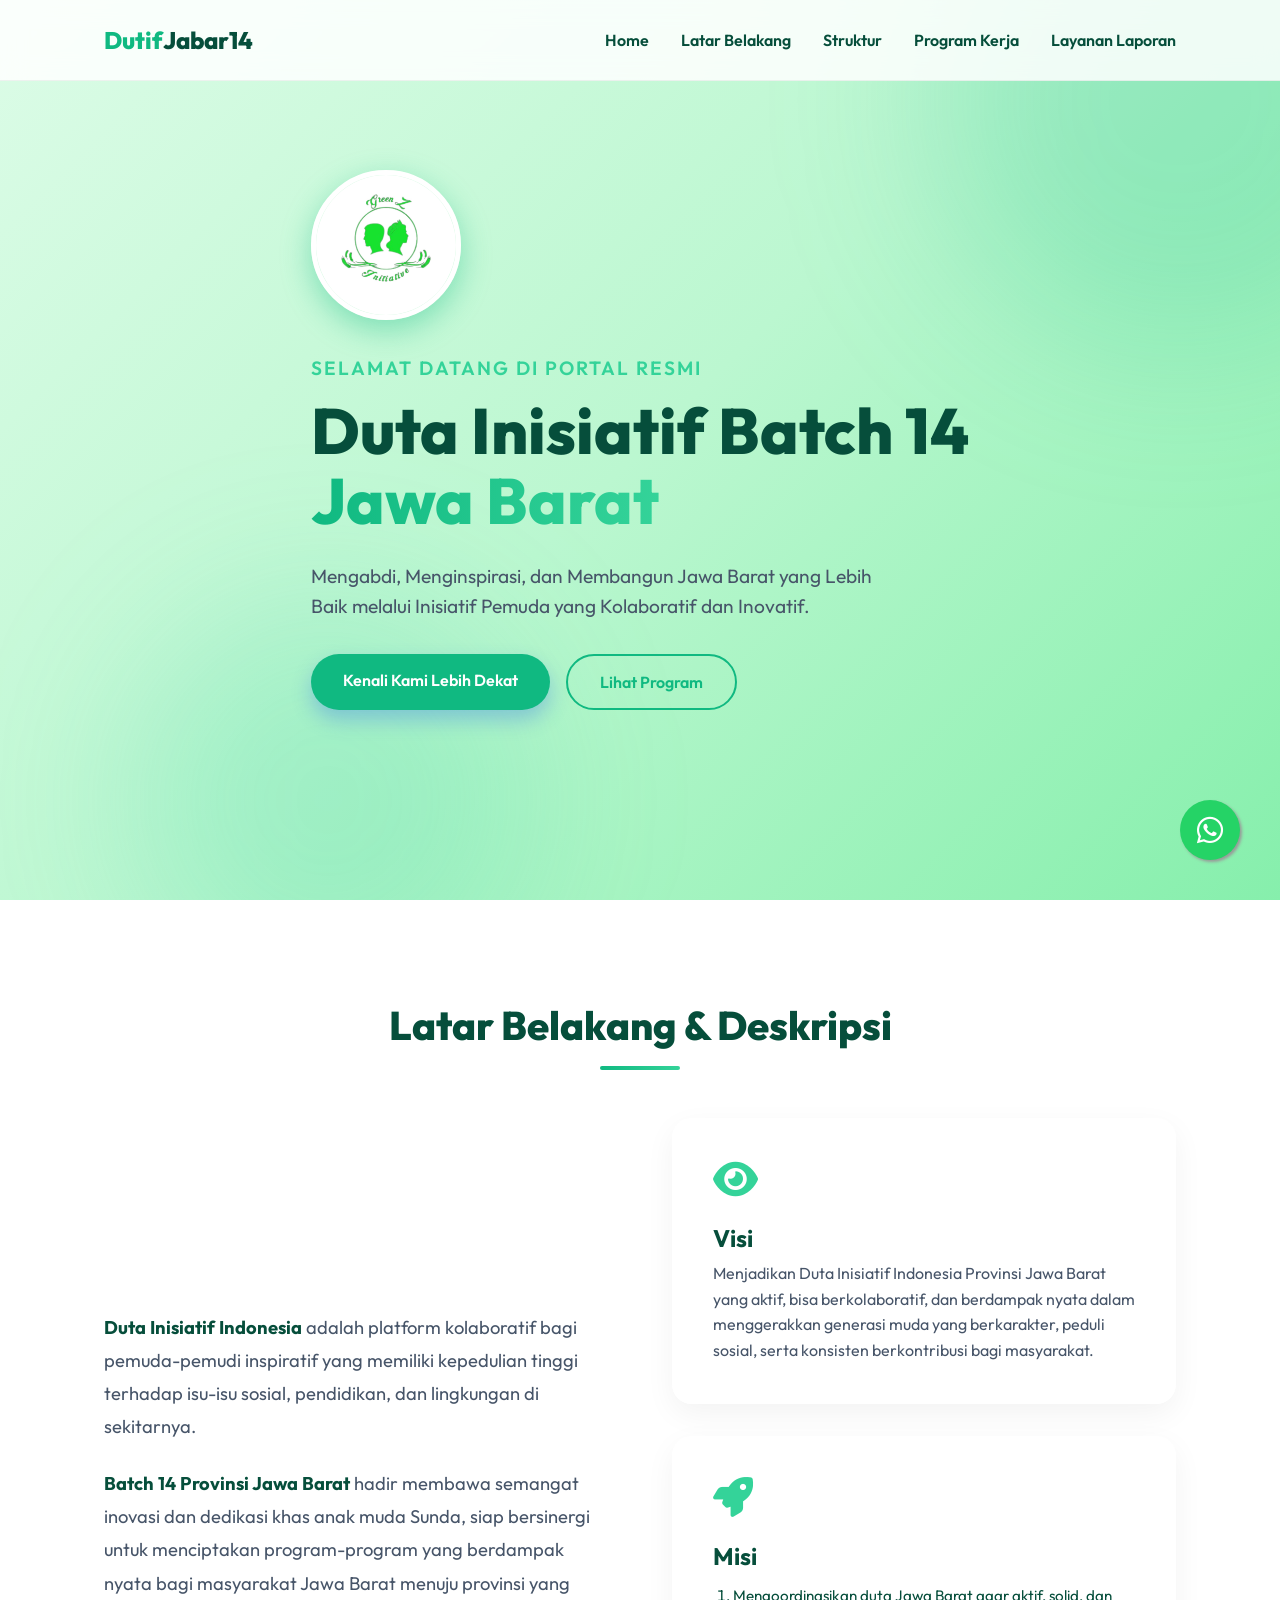
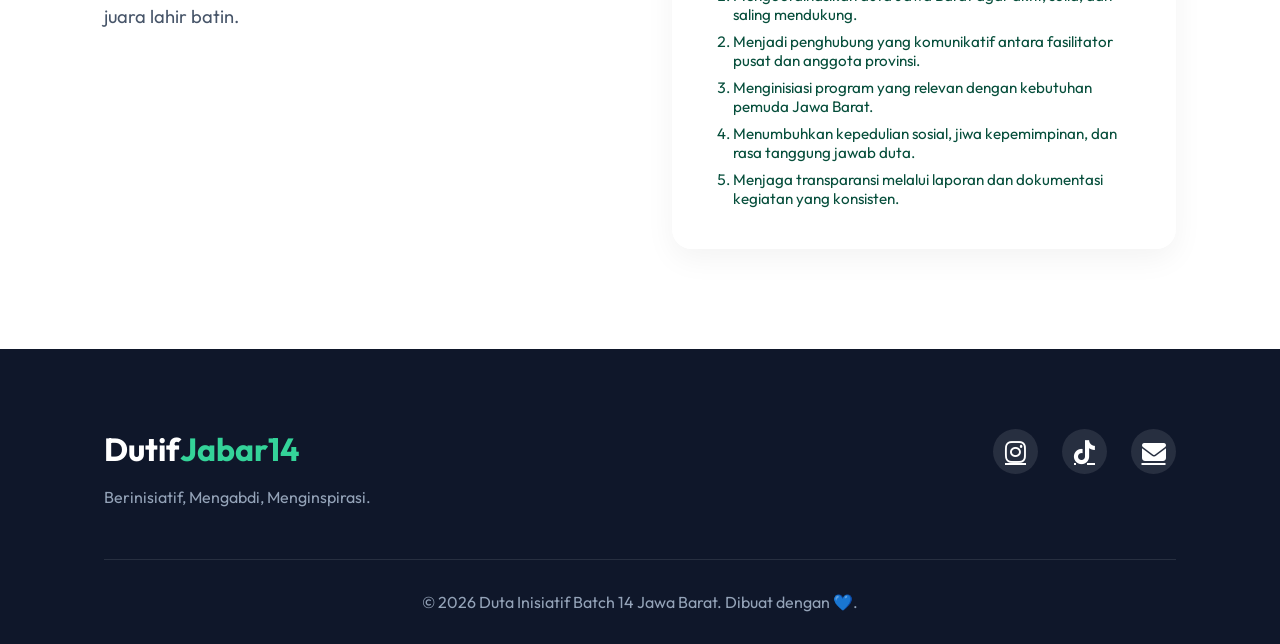
<file: y/index.html>
<!DOCTYPE html>
<html lang="id">
<head>
    <!-- Google tag (gtag.js) -->
<script async src="https://www.googletagmanager.com/gtag/js?id=G-MYB7R361FM"></script>
<script>
  window.dataLayer = window.dataLayer || [];
  function gtag(){dataLayer.push(arguments);}
  gtag('js', new Date());
  gtag('config', 'G-MYB7R361FM');
</script>

    <meta charset="UTF-8">
    <meta name="viewport" content="width=device-width, initial-scale=1.0">
    <title>Duta Inisiatif Jabar Batch 14</title>
    <meta name="description" content="Website resmi Duta Inisiatif Batch 14 Provinsi Jawa Barat.">
    <!-- Google Fonts: Outfit -->
    <link rel="preconnect" href="https://fonts.googleapis.com">
    <link rel="preconnect" href="https://fonts.gstatic.com" crossorigin>
    <link href="https://fonts.googleapis.com/css2?family=Outfit:wght@300;400;600;800&display=swap" rel="stylesheet">
    <!-- FontAwesome -->
    <link rel="stylesheet" href="https://cdnjs.cloudflare.com/ajax/libs/font-awesome/6.4.0/css/all.min.css">
    <link rel="stylesheet" href="style.css">
</head>

<body>
    <!-- Navigation -->
    <nav class="navbar">
        <div class="container nav-container">
            <a href="#" class="logo">Dutif<span>Jabar14</span></a>
            <ul class="nav-links">
                <li><a href="index.html">Home</a></li>
                <li><a href="index.html#latar-belakang">Latar Belakang</a></li>
                <li><a href="struktur.html">Struktur</a></li>
                <li><a href="program.html">Program Kerja</a></li>
                <li><a href="saran.html">Layanan Laporan</a></li>
            </ul>
            <div class="hamburger">
                <i class="fas fa-bars"></i>
            </div>
        </div>
    </nav>

    <!-- Hero Section -->
    <section id="home" class="hero section-spacing">
        <div class="container relative-z">
            <div class="hero-content fade-in">
                <div class="hero-logo-container">
                    <!-- Placeholder logo: Change src with the actual Duta Inisiatif Indonesia logo -->
                    <img src="logo duta inisitaif indonesia.jpeg" alt="Logo Duta Inisiatif Indonesia" class="hero-main-logo">
                </div>
                <p class="subtitle">Selamat Datang di Portal Resmi</p>
                <h1>Duta Inisiatif Batch 14 <br><span class="highlight">Jawa Barat</span></h1>
                <p class="description">Mengabdi, Menginspirasi, dan Membangun Jawa Barat yang Lebih Baik melalui Inisiatif Pemuda yang Kolaboratif dan Inovatif.</p>
                <div class="hero-buttons">
                    <a href="#latar-belakang" class="btn btn-primary">Kenali Kami Lebih Dekat</a>
                    <a href="program.html" class="btn btn-outline">Lihat Program</a>
                </div>
            </div>
        </div>
        <!-- Decorative Shapes -->
        <div class="shape shape-1"></div>
        <div class="shape shape-2"></div>
        <div class="shape shape-3"></div>
    </section>

    <!-- Latar Belakang & Deskripsi Section -->
    <section id="latar-belakang" class="about section-spacing has-bg">
        <div class="container scroll-element">
            <div class="section-header">
                <h2>Latar Belakang & Deskripsi</h2>
                <div class="divider"></div>
            </div>
            <div class="about-grid">
                <div class="about-text">
                    <p><strong>Duta Inisiatif Indonesia</strong> adalah platform kolaboratif bagi pemuda-pemudi inspiratif yang memiliki kepedulian tinggi terhadap isu-isu sosial, pendidikan, dan lingkungan di sekitarnya.</p>
                    <p><strong>Batch 14 Provinsi Jawa Barat</strong> hadir membawa semangat inovasi dan dedikasi khas anak muda Sunda, siap bersinergi untuk menciptakan program-program yang berdampak nyata bagi masyarakat Jawa Barat menuju provinsi yang juara lahir batin.</p>
                </div>
                <div class="about-cards">
                    <div class="card glass">
                        <i class="fas fa-eye icon"></i>
                        <h3>Visi</h3>
                        <p>Menjadikan Duta Inisiatif Indonesia Provinsi Jawa Barat yang aktif, bisa berkolaboratif, dan berdampak nyata dalam menggerakkan generasi muda yang berkarakter, peduli sosial, serta konsisten berkontribusi bagi masyarakat.</p>
                    </div>
                    <div class="card glass">
                        <i class="fas fa-rocket icon"></i>
                        <h3>Misi</h3>
                        <ol style="text-align: left; padding-left: 20px; margin-top: 15px; font-size: 0.95rem;">
                            <li style="margin-bottom: 8px;">Mengoordinasikan duta Jawa Barat agar aktif, solid, dan saling mendukung.</li>
                            <li style="margin-bottom: 8px;">Menjadi penghubung yang komunikatif antara fasilitator pusat dan anggota provinsi.</li>
                            <li style="margin-bottom: 8px;">Menginisiasi program yang relevan dengan kebutuhan pemuda Jawa Barat.</li>
                            <li style="margin-bottom: 8px;">Menumbuhkan kepedulian sosial, jiwa kepemimpinan, dan rasa tanggung jawab duta.</li>
                            <li>Menjaga transparansi melalui laporan dan dokumentasi kegiatan yang konsisten.</li>
                        </ol>
                    </div>
                </div>
            </div>
        </div>
    </section>

    <!-- Footer -->
    <footer class="footer">
        <div class="container">
            <div class="footer-content">
                <div class="footer-brand">
                    <h2>Dutif<span>Jabar14</span></h2>
                    <p>Berinisiatif, Mengabdi, Menginspirasi.</p>
                </div>
                <div class="footer-socials">
                    <a href="https://www.instagram.com/dutainisiatif.jabar?utm_source=ig_web_button_share_sheet&igsh=ZDNlZDc0MzIxNw==" target="_blank"><i class="fab fa-instagram"></i></a>
                    <a href="https://www.tiktok.com/@haise1772?_r=1&_t=ZS-95TIzIZMtVq" target="_blank"><i class="fab fa-tiktok"></i></a>
                    <a href="mailto:dutainisiatifjabar14@gmail.com"><i class="fas fa-envelope"></i></a>
                </div>
            </div>
            <div class="footer-bottom">
                <p>&copy; 2026 Duta Inisiatif Batch 14 Jawa Barat. Dibuat dengan 💙.</p>
            </div>
        </div>
    </footer>
    <!-- WhatsApp Floating Button -->
    <a href="https://wa.me/message/7ATPD6WNHTDZF1" class="wa-float" target="_blank">
        <i class="fab fa-whatsapp"></i>
    </a>
    <script src="script.js"></script>
</body>
</html>
</file>
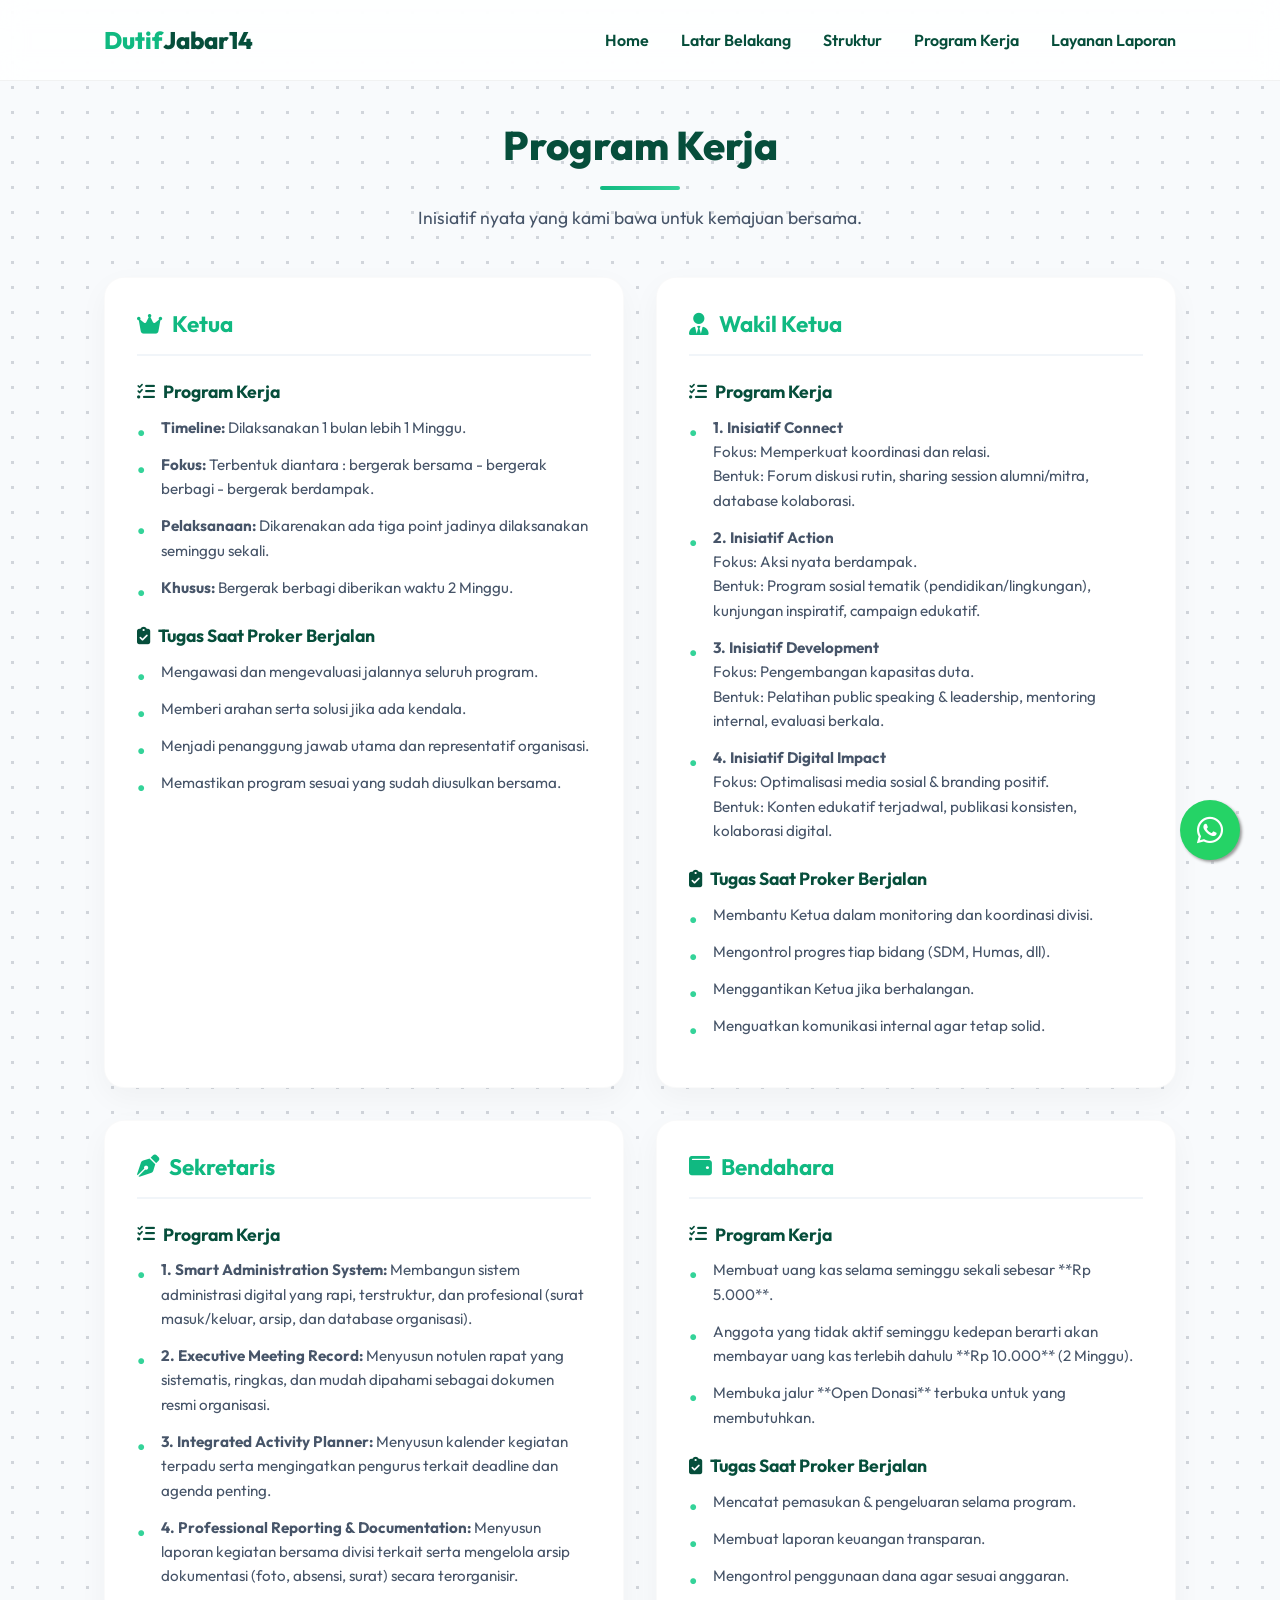
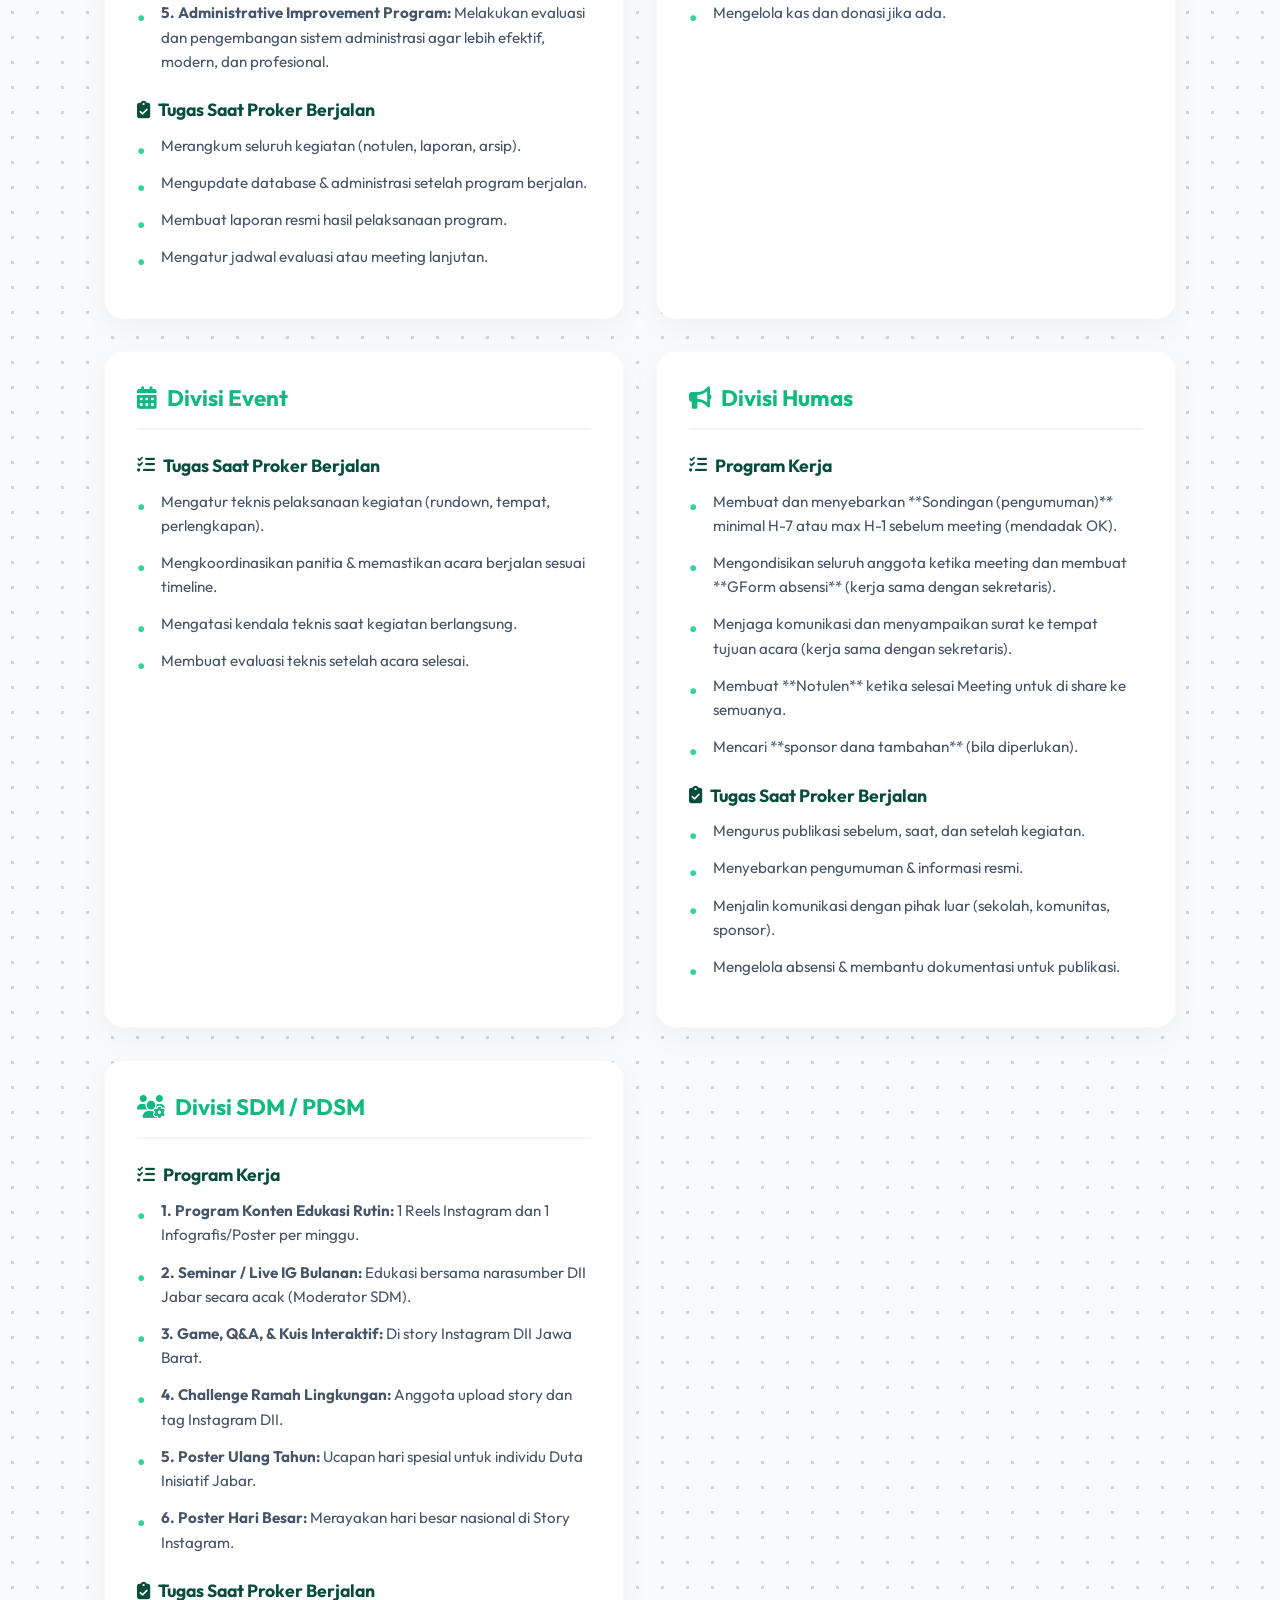
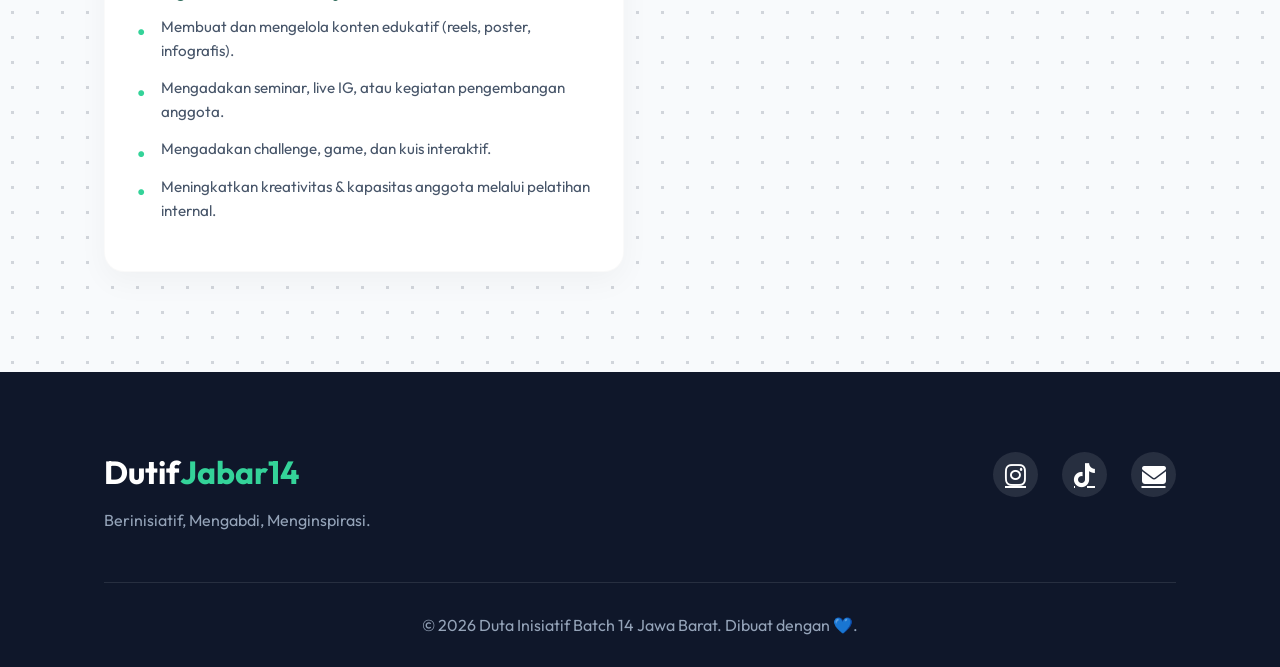
<file: y/program.html>
<!DOCTYPE html>
<html lang="id">
<head>
    <!-- Google tag (gtag.js) -->
<script async src="https://www.googletagmanager.com/gtag/js?id=G-MYB7R361FM"></script>
<script>
  window.dataLayer = window.dataLayer || [];
  function gtag(){dataLayer.push(arguments);}
  gtag('js', new Date());

  gtag('config', 'G-MYB7R361FM');
</script>
    <meta charset="UTF-8">
    <meta name="viewport" content="width=device-width, initial-scale=1.0">
    <title>Program Kerja - Duta Inisiatif Jabar</title>
    <meta name="description" content="Program Kerja Duta Inisiatif Batch 14 Provinsi Jawa Barat.">
    <!-- Google Fonts: Outfit -->
    <link rel="preconnect" href="https://fonts.googleapis.com">
    <link rel="preconnect" href="https://fonts.gstatic.com" crossorigin>
    <link href="https://fonts.googleapis.com/css2?family=Outfit:wght@300;400;600;800&display=swap" rel="stylesheet">
    <!-- FontAwesome -->
    <link rel="stylesheet" href="https://cdnjs.cloudflare.com/ajax/libs/font-awesome/6.4.0/css/all.min.css">
    <link rel="stylesheet" href="style.css">
    <link rel="stylesheet" href="program.css">
</head>
<body>
    <!-- Navigation -->
    <nav class="navbar">
        <div class="container nav-container">
            <a href="index.html" class="logo">Dutif<span>Jabar14</span></a>
            <ul class="nav-links">
                <li><a href="index.html">Home</a></li>
                <li><a href="index.html#latar-belakang">Latar Belakang</a></li>
                <li><a href="struktur.html">Struktur</a></li>
                <li><a href="program.html">Program Kerja</a></li>
                <li><a href="saran.html">Layanan Laporan</a></li>
            </ul>
            <div class="hamburger">
                <i class="fas fa-bars"></i>
            </div>
        </div>
    </nav>

    <!-- Program Kerja Section -->
    <section id="program" class="programs section-spacing has-pattern-bg" style="min-height: 100vh; padding-top: 120px;">
        <div class="container scroll-element">
            <div class="section-header">
                <h2>Program Kerja</h2>
                <div class="divider"></div>
                <p>Inisiatif nyata yang kami bawa untuk kemajuan bersama.</p>
            </div>
            <div class="program-grid detailed-programs">
                <!-- Ketua -->
                <div class="program-card detailed-card">
                    <div class="program-info">
                        <h3 class="role-title"><i class="fas fa-crown"></i> Ketua</h3>
                        <div class="program-content">
                            <h4><i class="fas fa-tasks"></i> Program Kerja</h4>
                            <ul class="task-list">
                                <li><strong>Timeline:</strong> Dilaksanakan 1 bulan lebih 1 Minggu.</li>
                                <li><strong>Fokus:</strong> Terbentuk diantara : bergerak bersama - bergerak berbagi - bergerak berdampak.</li>
                                <li><strong>Pelaksanaan:</strong> Dikarenakan ada tiga point jadinya dilaksanakan seminggu sekali.</li>
                                <li><strong>Khusus:</strong> Bergerak berbagi diberikan waktu 2 Minggu.</li>
                            </ul>
                            <h4><i class="fas fa-clipboard-check"></i> Tugas Saat Proker Berjalan</h4>
                            <ul class="task-list">
                                <li>Mengawasi dan mengevaluasi jalannya seluruh program.</li>
                                <li>Memberi arahan serta solusi jika ada kendala.</li>
                                <li>Menjadi penanggung jawab utama dan representatif organisasi.</li>
                                <li>Memastikan program sesuai yang sudah diusulkan bersama.</li>
                            </ul>
                        </div>
                    </div>
                </div>

                <!-- Wakil Ketua -->
                <div class="program-card detailed-card">
                    <div class="program-info">
                        <h3 class="role-title"><i class="fas fa-user-tie"></i> Wakil Ketua</h3>
                        <div class="program-content">
                            <h4><i class="fas fa-tasks"></i> Program Kerja</h4>
                            <ul class="task-list">
                                <li><strong>1. Inisiatif Connect</strong><br>Fokus: Memperkuat koordinasi dan relasi.<br>Bentuk: Forum diskusi rutin, sharing session alumni/mitra, database kolaborasi.</li>
                                <li><strong>2. Inisiatif Action</strong><br>Fokus: Aksi nyata berdampak.<br>Bentuk: Program sosial tematik (pendidikan/lingkungan), kunjungan inspiratif, campaign edukatif.</li>
                                <li><strong>3. Inisiatif Development</strong><br>Fokus: Pengembangan kapasitas duta.<br>Bentuk: Pelatihan public speaking & leadership, mentoring internal, evaluasi berkala.</li>
                                <li><strong>4. Inisiatif Digital Impact</strong><br>Fokus: Optimalisasi media sosial & branding positif.<br>Bentuk: Konten edukatif terjadwal, publikasi konsisten, kolaborasi digital.</li>
                            </ul>
                            <h4><i class="fas fa-clipboard-check"></i> Tugas Saat Proker Berjalan</h4>
                            <ul class="task-list">
                                <li>Membantu Ketua dalam monitoring dan koordinasi divisi.</li>
                                <li>Mengontrol progres tiap bidang (SDM, Humas, dll).</li>
                                <li>Menggantikan Ketua jika berhalangan.</li>
                                <li>Menguatkan komunikasi internal agar tetap solid.</li>
                            </ul>
                        </div>
                    </div>
                </div>

                <!-- Sekretaris -->
                <div class="program-card detailed-card">
                    <div class="program-info">
                        <h3 class="role-title"><i class="fas fa-pen-nib"></i> Sekretaris</h3>
                        <div class="program-content">
                            <h4><i class="fas fa-tasks"></i> Program Kerja</h4>
                            <ul class="task-list">
                                <li><strong>1. Smart Administration System:</strong> Membangun sistem administrasi digital yang rapi, terstruktur, dan profesional (surat masuk/keluar, arsip, dan database organisasi).</li>
                                <li><strong>2. Executive Meeting Record:</strong> Menyusun notulen rapat yang sistematis, ringkas, dan mudah dipahami sebagai dokumen resmi organisasi.</li>
                                <li><strong>3. Integrated Activity Planner:</strong> Menyusun kalender kegiatan terpadu serta mengingatkan pengurus terkait deadline dan agenda penting.</li>
                                <li><strong>4. Professional Reporting & Documentation:</strong> Menyusun laporan kegiatan bersama divisi terkait serta mengelola arsip dokumentasi (foto, absensi, surat) secara terorganisir.</li>
                                <li><strong>5. Administrative Improvement Program:</strong> Melakukan evaluasi dan pengembangan sistem administrasi agar lebih efektif, modern, dan profesional.</li>
                            </ul>
                            <h4><i class="fas fa-clipboard-check"></i> Tugas Saat Proker Berjalan</h4>
                            <ul class="task-list">
                                <li>Merangkum seluruh kegiatan (notulen, laporan, arsip).</li>
                                <li>Mengupdate database & administrasi setelah program berjalan.</li>
                                <li>Membuat laporan resmi hasil pelaksanaan program.</li>
                                <li>Mengatur jadwal evaluasi atau meeting lanjutan.</li>
                            </ul>
                        </div>
                    </div>
                </div>

                <!-- Bendahara -->
                <div class="program-card detailed-card">
                    <div class="program-info">
                        <h3 class="role-title"><i class="fas fa-wallet"></i> Bendahara</h3>
                        <div class="program-content">
                            <h4><i class="fas fa-tasks"></i> Program Kerja</h4>
                            <ul class="task-list">
                                <li>Membuat uang kas selama seminggu sekali sebesar **Rp 5.000**.</li>
                                <li>Anggota yang tidak aktif seminggu kedepan berarti akan membayar uang kas terlebih dahulu **Rp 10.000** (2 Minggu).</li>
                                <li>Membuka jalur **Open Donasi** terbuka untuk yang membutuhkan.</li>
                            </ul>
                            <h4><i class="fas fa-clipboard-check"></i> Tugas Saat Proker Berjalan</h4>
                            <ul class="task-list">
                                <li>Mencatat pemasukan & pengeluaran selama program.</li>
                                <li>Membuat laporan keuangan transparan.</li>
                                <li>Mengontrol penggunaan dana agar sesuai anggaran.</li>
                                <li>Mengelola kas dan donasi jika ada.</li>
                            </ul>
                        </div>
                    </div>
                </div>

                <!-- Event -->
                <div class="program-card detailed-card">
                    <div class="program-info">
                        <h3 class="role-title"><i class="fas fa-calendar-alt"></i> Divisi Event</h3>
                        <div class="program-content">
                            <h4><i class="fas fa-tasks"></i> Tugas Saat Proker Berjalan</h4>
                            <ul class="task-list">
                                <li>Mengatur teknis pelaksanaan kegiatan (rundown, tempat, perlengkapan).</li>
                                <li>Mengkoordinasikan panitia & memastikan acara berjalan sesuai timeline.</li>
                                <li>Mengatasi kendala teknis saat kegiatan berlangsung.</li>
                                <li>Membuat evaluasi teknis setelah acara selesai.</li>
                            </ul>
                        </div>
                    </div>
                </div>

                <!-- Humas -->
                <div class="program-card detailed-card">
                    <div class="program-info">
                        <h3 class="role-title"><i class="fas fa-bullhorn"></i> Divisi Humas</h3>
                        <div class="program-content">
                            <h4><i class="fas fa-tasks"></i> Program Kerja</h4>
                            <ul class="task-list">
                                <li>Membuat dan menyebarkan **Sondingan (pengumuman)** minimal H-7 atau max H-1 sebelum meeting (mendadak OK).</li>
                                <li>Mengondisikan seluruh anggota ketika meeting dan membuat **GForm absensi** (kerja sama dengan sekretaris).</li>
                                <li>Menjaga komunikasi dan menyampaikan surat ke tempat tujuan acara (kerja sama dengan sekretaris).</li>
                                <li>Membuat **Notulen** ketika selesai Meeting untuk di share ke semuanya.</li>
                                <li>Mencari **sponsor dana tambahan** (bila diperlukan).</li>
                            </ul>
                            <h4><i class="fas fa-clipboard-check"></i> Tugas Saat Proker Berjalan</h4>
                            <ul class="task-list">
                                <li>Mengurus publikasi sebelum, saat, dan setelah kegiatan.</li>
                                <li>Menyebarkan pengumuman & informasi resmi.</li>
                                <li>Menjalin komunikasi dengan pihak luar (sekolah, komunitas, sponsor).</li>
                                <li>Mengelola absensi & membantu dokumentasi untuk publikasi.</li>
                            </ul>
                        </div>
                    </div>
                </div>

                <!-- SDM -->
                <div class="program-card detailed-card">
                    <div class="program-info">
                        <h3 class="role-title"><i class="fas fa-users-cog"></i> Divisi SDM / PDSM</h3>
                        <div class="program-content">
                            <h4><i class="fas fa-tasks"></i> Program Kerja</h4>
                            <ul class="task-list">
                                <li><strong>1. Program Konten Edukasi Rutin:</strong> 1 Reels Instagram dan 1 Infografis/Poster per minggu.</li>
                                <li><strong>2. Seminar / Live IG Bulanan:</strong> Edukasi bersama narasumber DII Jabar secara acak (Moderator SDM).</li>
                                <li><strong>3. Game, Q&A, & Kuis Interaktif:</strong> Di story Instagram DII Jawa Barat.</li>
                                <li><strong>4. Challenge Ramah Lingkungan:</strong> Anggota upload story dan tag Instagram DII.</li>
                                <li><strong>5. Poster Ulang Tahun:</strong> Ucapan hari spesial untuk individu Duta Inisiatif Jabar.</li>
                                <li><strong>6. Poster Hari Besar:</strong> Merayakan hari besar nasional di Story Instagram.</li>
                            </ul>
                            <h4><i class="fas fa-clipboard-check"></i> Tugas Saat Proker Berjalan</h4>
                            <ul class="task-list">
                                <li>Membuat dan mengelola konten edukatif (reels, poster, infografis).</li>
                                <li>Mengadakan seminar, live IG, atau kegiatan pengembangan anggota.</li>
                                <li>Mengadakan challenge, game, dan kuis interaktif.</li>
                                <li>Meningkatkan kreativitas & kapasitas anggota melalui pelatihan internal.</li>
                            </ul>
                        </div>
                    </div>
                </div>
            </div>
        </div>
    </section>

    <!-- Footer -->
    <footer class="footer">
        <div class="container">
            <div class="footer-content">
                <div class="footer-brand">
                    <h2>Dutif<span>Jabar14</span></h2>
                    <p>Berinisiatif, Mengabdi, Menginspirasi.</p>
                </div>
                <div class="footer-socials">
                    <a href="https://www.instagram.com/dutainisiatif.jabar?utm_source=ig_web_button_share_sheet&igsh=ZDNlZDc0MzIxNw==" target="_blank"><i class="fab fa-instagram"></i></a>
                    <a href="https://www.tiktok.com/@haise1772?_r=1&_t=ZS-95TIzIZMtVq" target="_blank"><i class="fab fa-tiktok"></i></a>
                    <a href="mailto:dutainisiatifjabar14@gmail.com"><i class="fas fa-envelope"></i></a>
                </div>
            </div>
            <div class="footer-bottom">
                <p>&copy; 2026 Duta Inisiatif Batch 14 Jawa Barat. Dibuat dengan 💙.</p>
            </div>
        </div>
    </footer>
    <!-- WhatsApp Floating Button -->
    <a href="https://wa.me/message/7ATPD6WNHTDZF1" class="wa-float" target="_blank">
        <i class="fab fa-whatsapp"></i>
    </a>
    <script src="script.js"></script>
</body>
</html>
</file>
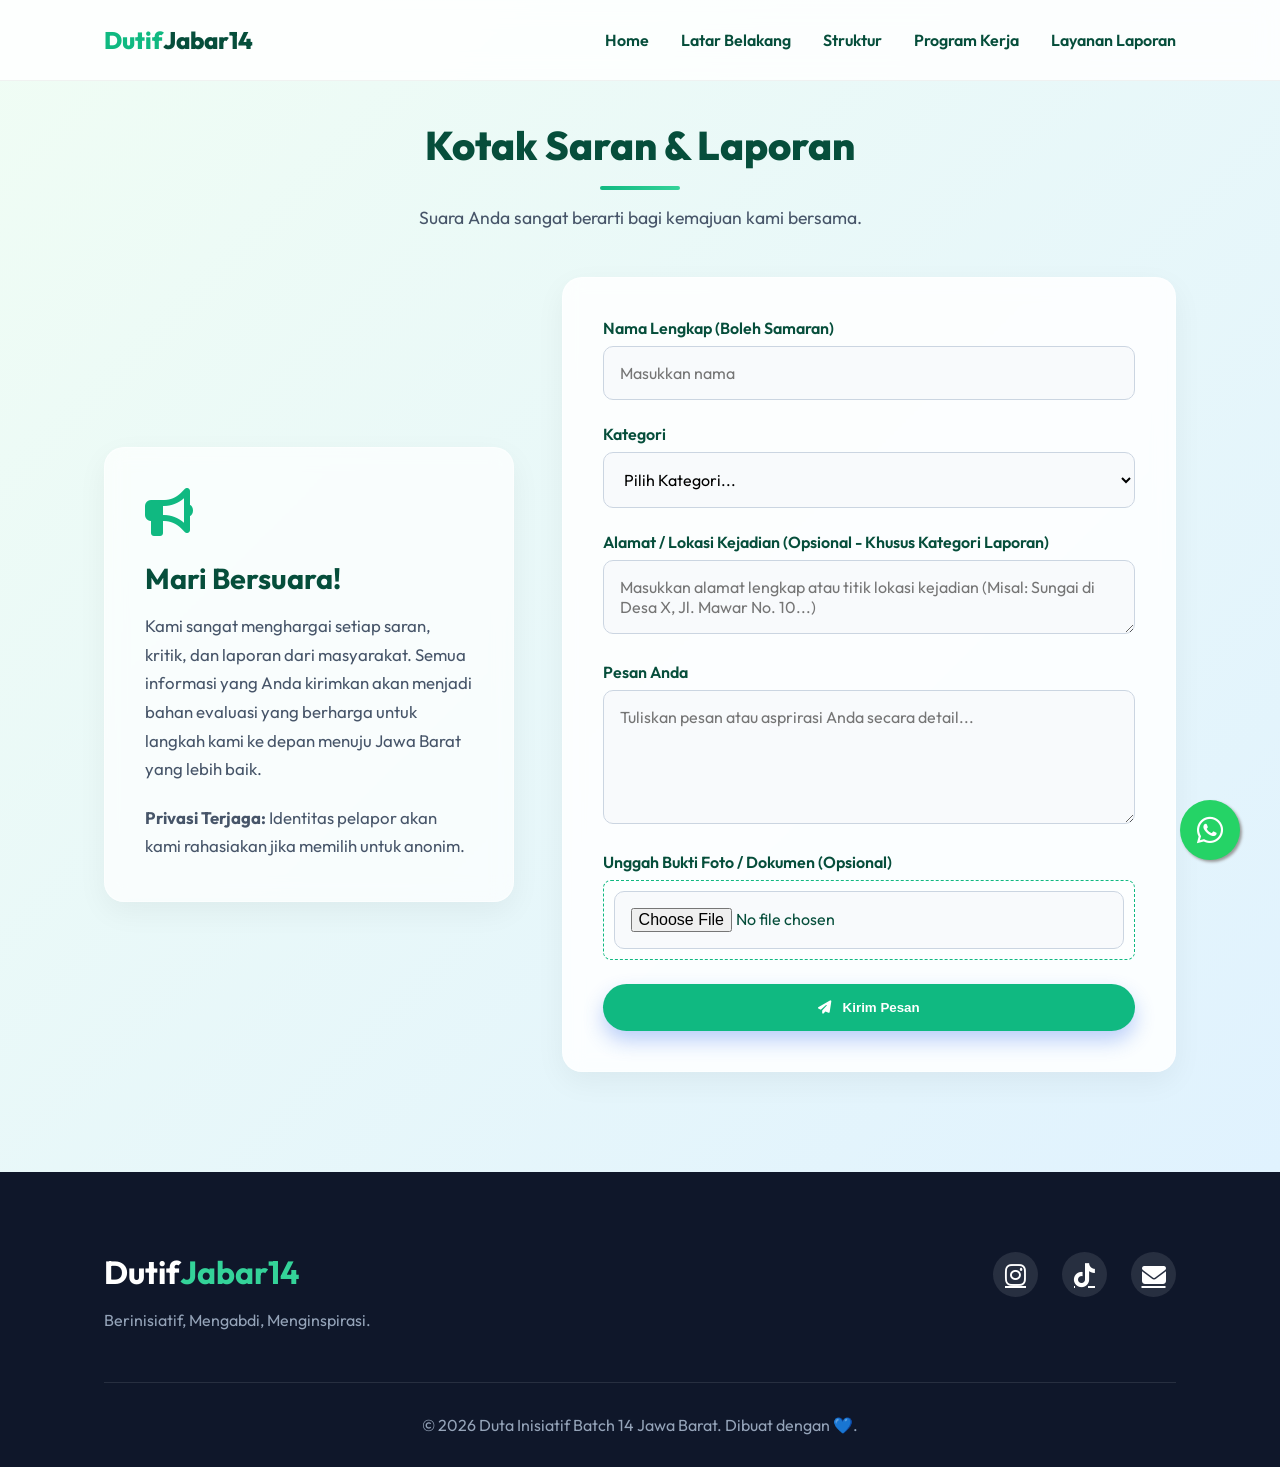
<file: y/saran.html>
<!DOCTYPE html>
<html lang="id">

<head>
    <!-- Google tag (gtag.js) -->
    <script async src="https://www.googletagmanager.com/gtag/js?id=G-MYB7R361FM"></script>
    <script>
        window.dataLayer = window.dataLayer || [];
        function gtag() { dataLayer.push(arguments); }
        gtag('js', new Date());

        gtag('config', 'G-MYB7R361FM');
    </script>
    <meta charset="UTF-8">
    <meta name="viewport" content="width=device-width, initial-scale=1.0">
    <title>Kotak Saran & Laporan - Duta Inisiatif Jabar</title>
    <meta name="description" content="Layanan Kotak Saran dan Laporan Duta Inisiatif Batch 14 Provinsi Jawa Barat.">
    <!-- Google Fonts: Outfit -->
    <link rel="preconnect" href="https://fonts.googleapis.com">
    <link rel="preconnect" href="https://fonts.gstatic.com" crossorigin>
    <link href="https://fonts.googleapis.com/css2?family=Outfit:wght@300;400;600;800&display=swap" rel="stylesheet">
    <!-- FontAwesome -->
    <link rel="stylesheet" href="https://cdnjs.cloudflare.com/ajax/libs/font-awesome/6.4.0/css/all.min.css">
    <link rel="stylesheet" href="style.css">
</head>

<body>
    <!-- Navigation -->
    <nav class="navbar">
        <div class="container nav-container">
            <a href="index.html" class="logo">Dutif<span>Jabar14</span></a>
            <ul class="nav-links">
                <li><a href="index.html">Home</a></li>
                <li><a href="index.html#latar-belakang">Latar Belakang</a></li>
                <li><a href="struktur.html">Struktur</a></li>
                <li><a href="program.html">Program Kerja</a></li>
                <li><a href="saran.html">Layanan Laporan</a></li>
            </ul>
            <div class="hamburger">
                <i class="fas fa-bars"></i>
            </div>
        </div>
    </nav>

    <!-- Layanan Laporan & Saran Section -->
    <section id="saran" class="saran section-spacing" style="min-height: 100vh; padding-top: 120px;">
        <div class="container scroll-element">
            <div class="section-header">
                <h2>Kotak Saran & Laporan</h2>
                <div class="divider"></div>
                <p>Suara Anda sangat berarti bagi kemajuan kami bersama.</p>
            </div>
            <div class="saran-grid">
                <div class="saran-info">
                    <div class="info-box glass">
                        <i class="fas fa-bullhorn icon"></i>
                        <h3>Mari Bersuara!</h3>
                        <p>Kami sangat menghargai setiap saran, kritik, dan laporan dari masyarakat. Semua informasi
                            yang Anda kirimkan akan menjadi bahan evaluasi yang berharga untuk langkah kami ke depan
                            menuju Jawa Barat yang lebih baik.</p>
                        <br>
                        <p><strong>Privasi Terjaga:</strong> Identitas pelapor akan kami rahasiakan jika memilih untuk
                            anonim.</p>
                    </div>
                </div>
                <div class="saran-form-container glass">
                    <form action="https://formsubmit.co/2519726110238a87c1a8c3cf2caabb19" method="POST">
                        <input type="hidden" name="_captcha" value="false">
                        <input type="hidden" name="_template" value="table">
                        <div class="input-group">
                            <label for="nama">Nama Lengkap (Boleh Samaran)</label>
                            <input type="text" id="nama" name="Nama_Pengirim" placeholder="Masukkan nama" required>
                        </div>
                        <div class="input-group">
                            <label for="kategori">Kategori</label>
                            <div class="select-wrapper">
                                <select id="kategori" name="Kategori" required>
                                    <option value="" disabled selected>Pilih Kategori...</option>
                                    <option value="saran">💡 Saran & Masukan</option>
                                    <option value="kritik">✍️ Kritik Membangun</option>
                                    <option value="laporan">📢 Laporan/Aspirasi</option>
                                </select>
                            </div>
                        </div>
                        <div class="input-group">
                            <label for="alamat">Alamat / Lokasi Kejadian (Opsional - Khusus Kategori Laporan)</label>
                            <textarea id="alamat" name="Alamat_Lokasi" rows="2"
                                placeholder="Masukkan alamat lengkap atau titik lokasi kejadian (Misal: Sungai di Desa X, Jl. Mawar No. 10...)"></textarea>
                        </div>
                        <div class="input-group">
                            <label for="pesan">Pesan Anda</label>
                            <textarea id="pesan" name="Pesan" rows="5"
                                placeholder="Tuliskan pesan atau asprirasi Anda secara detail..." required></textarea>
                        </div>
                        <div class="input-group">
                            <label for="lampiran">Unggah Bukti Foto / Dokumen (Opsional)</label>
                            <div
                                style="background: rgba(255,255,255,0.5); padding: 10px; border-radius: 8px; border: 1px dashed var(--primary);">
                                <input type="file" id="lampiran" name="Lampiran_Bukti" accept="image/*,.pdf,.doc,.docx"
                                    style="width: 100%; cursor: pointer;">
                            </div>
                        </div>
                        <button type="submit" class="btn btn-primary btn-block"><i class="fas fa-paper-plane"
                                style="margin-right: 8px;"></i> Kirim Pesan</button>
                    </form>
                </div>
            </div>
        </div>
    </section>

    <!-- Footer -->
    <footer class="footer">
        <div class="container">
            <div class="footer-content">
                <div class="footer-brand">
                    <h2>Dutif<span>Jabar14</span></h2>
                    <p>Berinisiatif, Mengabdi, Menginspirasi.</p>
                </div>
                <div class="footer-socials">
                    <a href="https://www.instagram.com/dutainisiatif.jabar?utm_source=ig_web_button_share_sheet&igsh=ZDNlZDc0MzIxNw=="
                        target="_blank"><i class="fab fa-instagram"></i></a>
                    <a href="https://www.tiktok.com/@haise1772?_r=1&_t=ZS-95TIzIZMtVq" target="_blank"><i
                            class="fab fa-tiktok"></i></a>
                    <a href="mailto:dutainisiatifjabar14@gmail.com"><i class="fas fa-envelope"></i></a>
                </div>
            </div>
            <div class="footer-bottom">
                <p>&copy; 2026 Duta Inisiatif Batch 14 Jawa Barat. Dibuat dengan 💙.</p>
            </div>
        </div>
    </footer>
    <!-- WhatsApp Floating Button -->
    <a href="https://wa.me/message/7ATPD6WNHTDZF1" class="wa-float" target="_blank">
        <i class="fab fa-whatsapp"></i>
    </a>
    <script src="script.js"></script>
</body>

</html>
</file>
<file: y/style.css>
:root {
    --primary: #10b981;
    --primary-dark: #059669;
    --secondary: #34d399;
    --accent: #fbbf24;
    --bg-light: #ecfdf5;
    --bg-white: #ffffff;
    --text-main: #064e3b;
    --text-muted: #475569;
    --font-family: 'Outfit', sans-serif;
    --transition: all 0.3s cubic-bezier(0.4, 0, 0.2, 1);
}

* {
    margin: 0;
    padding: 0;
    box-sizing: border-box;
}

html {
    scroll-behavior: smooth;
    font-family: var(--font-family);
    color: var(--text-main);
}

body {
    background-color: var(--bg-light);
    overflow-x: hidden;
}

.container {
    max-width: 1200px;
    margin: 0 auto;
    padding: 0 5%;
}

.section-spacing {
    padding: 100px 0;
}

.has-bg {
    background-color: var(--bg-white);
}

.has-dark-bg {
    background-color: #0f172a;
    color: white;
}

.has-dark-bg .section-header h2 {
    color: white;
}

.has-dark-bg .section-header p {
    color: #cbd5e1;
}

.has-dark-bg .org-card {
    background: rgba(255, 255, 255, 0.05);
    border: 1px solid rgba(255, 255, 255, 0.1);
    color: white;
}

.has-dark-bg .org-card h4 {
    color: white;
}

.has-dark-bg .org-card p {
    color: #94a3b8;
}

/* WhatsApp Floating Button */
.wa-float {
    position: fixed;
    width: 60px;
    height: 60px;
    bottom: 40px;
    right: 40px;
    background-color: #25d366;
    color: #FFF;
    border-radius: 50px;
    text-align: center;
    font-size: 30px;
    box-shadow: 2px 2px 3px #999;
    z-index: 1001;
    display: flex;
    align-items: center;
    justify-content: center;
    text-decoration: none;
    transition: var(--transition);
    animation: pulse-wa 2s infinite;
}

.wa-float:hover {
    background-color: #128c7e;
    transform: scale(1.1);
    color: white;
}

@keyframes pulse-wa {
    0% { box-shadow: 0 0 0 0 rgba(37, 211, 102, 0.7); }
    70% { box-shadow: 0 0 0 15px rgba(37, 211, 102, 0); }
    100% { box-shadow: 0 0 0 0 rgba(37, 211, 102, 0); }
}

@media (max-width: 768px) {
    .wa-float {
        width: 50px;
        height: 50px;
        bottom: 20px;
        right: 20px;
        font-size: 25px;
    }
}

.has-pattern-bg {
    background-color: #f8fafc;
    background-image: radial-gradient(#d1d5db 1.5px, transparent 1.5px);
    background-size: 25px 25px;
}

.relative-z {
    position: relative;
    z-index: 10;
}

/* Nav */
.navbar {
    position: fixed;
    top: 0;
    width: 100%;
    background: rgba(255, 255, 255, 0.85);
    backdrop-filter: blur(12px);
    -webkit-backdrop-filter: blur(12px);
    z-index: 1000;
    transition: var(--transition);
    border-bottom: 1px solid rgba(0,0,0,0.05);
}

.nav-container {
    display: flex;
    justify-content: space-between;
    align-items: center;
    height: 80px;
}

.logo {
    font-size: 1.5rem;
    font-weight: 800;
    color: var(--primary);
    text-decoration: none;
}
.logo span {
    color: var(--text-main);
}

.nav-links {
    display: flex;
    list-style: none;
    gap: 2rem;
}

.nav-links a {
    text-decoration: none;
    color: var(--text-main);
    font-weight: 600;
    transition: var(--transition);
}

.nav-links a:hover {
    color: var(--primary);
}

.hamburger {
    display: none;
    font-size: 1.5rem;
    cursor: pointer;
    color: var(--text-main);
}

/* Hero */
.hero {
    min-height: 100vh;
    display: flex;
    align-items: center;
    position: relative;
    overflow: hidden;
    background: linear-gradient(135deg, #dcfce7 0%, #bbf7d0 50%, #86efac 100%);
    padding-top: 80px;
}

.hero-content {
    max-width: 800px;
}

.hero-logo-container {
    margin-bottom: 2rem;
    display: inline-block;
}

.hero-main-logo {
    width: 150px;
    height: 150px;
    border-radius: 50%;
    object-fit: cover;
    box-shadow: 0 10px 30px rgba(16, 185, 129, 0.4);
    border: 5px solid white;
    transition: transform 0.3s cubic-bezier(0.4, 0, 0.2, 1);
}

.hero-main-logo:hover {
    transform: scale(1.05);
}

.subtitle {
    font-size: 1.2rem;
    font-weight: 600;
    color: var(--secondary);
    letter-spacing: 2px;
    text-transform: uppercase;
    margin-bottom: 1rem;
}

.hero h1 {
    font-size: 4rem;
    line-height: 1.1;
    font-weight: 800;
    margin-bottom: 1.5rem;
}

.highlight {
    background: linear-gradient(to right, var(--primary), var(--secondary));
    -webkit-background-clip: text;
    background-clip: text;
    -webkit-text-fill-color: transparent;
}

.description {
    font-size: 1.2rem;
    color: var(--text-muted);
    margin-bottom: 2rem;
    max-width: 600px;
    line-height: 1.6;
}

.hero-buttons {
    display: flex;
    gap: 1rem;
    flex-wrap: wrap;
}

.btn {
    display: inline-block;
    padding: 1rem 2rem;
    border-radius: 50px;
    font-weight: 600;
    text-decoration: none;
    transition: var(--transition);
    cursor: pointer;
    border: none;
}

.btn-primary {
    background: var(--primary);
    color: white;
    box-shadow: 0 10px 20px rgba(37, 99, 235, 0.3);
}

.btn-primary:hover {
    background: var(--primary-dark);
    transform: translateY(-3px);
    box-shadow: 0 15px 25px rgba(37, 99, 235, 0.4);
}

.btn-outline {
    background: transparent;
    color: var(--primary);
    border: 2px solid var(--primary);
}

.btn-outline:hover {
    background: var(--primary);
    color: white;
}

/* Shapes */
.shape {
    position: absolute;
    border-radius: 50%;
    filter: blur(80px);
    z-index: 1;
}

.shape-1 {
    width: 500px;
    height: 500px;
    background: rgba(16, 185, 129, 0.2);
    top: -150px;
    right: -150px;
    animation: drift 20s infinite alternate linear;
}

.shape-2 {
    width: 400px;
    height: 400px;
    background: rgba(52, 211, 153, 0.2);
    bottom: -100px;
    left: 10%;
    animation: drift 25s infinite alternate-reverse linear;
}

@keyframes drift {
    0% { transform: translate(0, 0) scale(1); }
    100% { transform: translate(50px, 50px) scale(1.1); }
}

/* Sections Header */
.section-header {
    text-align: center;
    margin-bottom: 3rem;
}

.section-header h2 {
    font-size: 2.5rem;
    font-weight: 800;
    margin-bottom: 1rem;
}

.section-header p {
    color: var(--text-muted);
    font-size: 1.1rem;
    margin-top: 1rem;
}

.divider {
    height: 4px;
    width: 80px;
    background: linear-gradient(to right, var(--primary), var(--secondary));
    margin: 0 auto;
    border-radius: 2px;
}

/* About Grid */
.about-grid {
    display: grid;
    grid-template-columns: 1fr 1fr;
    gap: 4rem;
    align-items: center;
}

.about-text p {
    font-size: 1.15rem;
    line-height: 1.8;
    color: var(--text-muted);
    margin-bottom: 1.5rem;
}
.about-text strong {
    color: var(--text-main);
}

.about-cards {
    display: grid;
    gap: 2rem;
}

.glass {
    background: rgba(255, 255, 255, 0.7);
    backdrop-filter: blur(10px);
    -webkit-backdrop-filter: blur(10px);
    border: 1px solid rgba(255, 255, 255, 0.5);
    padding: 2.5rem;
    border-radius: 20px;
    box-shadow: 0 10px 30px rgba(0,0,0,0.05);
    transition: var(--transition);
}

.glass:hover {
    transform: translateY(-5px);
    box-shadow: 0 15px 35px rgba(0,0,0,0.1);
    background: rgba(255, 255, 255, 0.9);
}

.icon {
    font-size: 2.5rem;
    color: var(--secondary);
    margin-bottom: 1.5rem;
}

.glass h3 {
    margin-bottom: 0.5rem;
    font-size: 1.5rem;
}
.glass p {
    color: var(--text-muted);
    line-height: 1.6;
}

/* Structure Hierarchy */
.structure-hierarchy {
    display: flex;
    flex-direction: column;
    align-items: center;
    width: 100%;
    gap: 2rem;
}

/* IG Profile Header in Structure */
.ig-profile-top {
    display: flex;
    align-items: center;
    gap: 1.5rem;
    margin-bottom: 1rem;
    padding: 1rem 1rem 0;
    width: 100%;
    max-width: 935px;
}

.ig-profile-pic {
    position: relative;
    width: 85px;
    height: 85px;
    flex-shrink: 0;
}

.ig-profile-pic img {
    width: 100%;
    height: 100%;
    border-radius: 50%;
    object-fit: cover;
    border: 2px solid #0f172a;
    position: relative;
    z-index: 2;
}

.story-ring {
    position: absolute;
    top: -4px;
    left: -4px;
    right: -4px;
    bottom: -4px;
    border-radius: 50%;
    background: linear-gradient(45deg, #f09433 0%, #e6683c 25%, #dc2743 50%, #cc2366 75%, #bc1888 100%);
    z-index: 1;
}

.ig-profile-stats-container {
    flex-grow: 1;
    display: flex;
    flex-direction: column;
}

.ig-username-top {
    display: flex;
    align-items: center;
    margin-bottom: 0.5rem;
}

.ig-username-top h3 {
    font-size: 1.1rem;
    font-weight: 500;
    margin: 0;
    color: white;
}

.more-icon {
    margin-left: auto;
    color: white;
    cursor: pointer;
}

.ig-username h3 {
    font-size: 1.3rem;
    font-weight: 500;
    margin: 0;
    color: white;
}

.verified-badge {
    color: #38bdf8;
    font-size: 1rem;
}

.ig-follow-btn, .ig-msg-btn {
    padding: 0.4rem 1rem;
    border-radius: 8px;
    font-size: 0.9rem;
    font-weight: 600;
    cursor: pointer;
    border: none;
    text-decoration: none;
}

.ig-stats-grid {
    display: flex;
    justify-content: space-between;
    align-items: center;
    margin-top: 0.5rem;
}

.stat-box {
    display: flex;
    flex-direction: column;
    align-items: center;
}

.stat-box strong {
    font-weight: 600;
    color: white;
    font-size: 1.1rem;
}

.stat-box span {
    font-size: 0.85rem;
    color: white;
}

.ig-bio-full {
    padding: 1rem;
    color: white;
    font-size: 0.95rem;
    line-height: 1.4;
    text-align: left;
}

.ig-bio-full .ig-name {
    font-weight: 600;
    margin-bottom: 0.1rem;
    color: white;
}

.ig-bio-full .ig-category {
    color: #a8a8a8;
    font-size: 0.9rem;
    margin-bottom: 0.5rem;
}

.ig-mention {
    color: #e0f2fe;
    text-decoration: none;
}

.ig-link {
    color: #e0f2fe;
    text-decoration: none;
    font-weight: 600;
    display: block;
    margin-top: 0.5rem;
}

.ig-followed-by {
    display: flex;
    align-items: center;
    gap: 10px;
    margin-top: 0.8rem;
}

.follower-avatars {
    display: flex;
    align-items: center;
}

.follower-avatars img {
    width: 26px;
    height: 26px;
    border-radius: 50%;
    border: 2px solid #0f172a;
    margin-right: -10px;
    object-fit: cover;
}

.follower-avatars img:last-child {
    margin-right: 0;
}

.ig-followed-by p {
    font-size: 0.85rem;
    color: white;
    line-height: 1.2;
}

.ig-action-buttons {
    display: flex;
    gap: 0.5rem;
    margin-top: 1rem;
}

.ig-action-buttons .btn {
    flex: 1;
    padding: 0.4rem 0;
    text-align: center;
    border-radius: 8px;
    font-size: 0.9rem;
    font-weight: 600;
    text-decoration: none;
}

/* IG Feed Layout */
.ig-feed-grid {
    display: grid;
    grid-template-columns: repeat(3, 1fr);
    gap: 30px;
    width: 100%;
    max-width: 1100px;
    margin: 0 auto;
}

.ig-post {
    background: var(--bg-white);
    border-radius: 8px;
    border: 1px solid rgba(0,0,0,0.1);
    background-color: #fff;
    color: var(--text-main);
    display: flex;
    flex-direction: column;
    overflow: hidden;
    font-family: -apple-system, BlinkMacSystemFont, "Segoe UI", Roboto, Helvetica, Arial, sans-serif;
    transition: transform 0.2s;
}

.ig-post:hover {
    transform: translateY(-5px);
    box-shadow: 0 10px 30px rgba(0,0,0,0.3);
}

.has-dark-bg .ig-post {
    background-color: #000;
    border: 1px solid #262626;
    color: #f5f5f5;
}

.ig-post-header {
    display: flex;
    align-items: center;
    padding: 12px 16px;
}

.ig-post-avatar {
    width: 32px;
    height: 32px;
    border-radius: 50%;
    object-fit: cover;
    margin-right: 12px;
    border: 1px solid #262626;
}

.ig-post-user-info {
    display: flex;
    flex-direction: column;
    flex-grow: 1;
    text-align: left;
}

.ig-post-username {
    font-weight: 600;
    font-size: 14px;
}

.ig-post-location {
    font-size: 12px;
    color: #8e8e8e;
}

.has-dark-bg .ig-post-location {
    color: #a8a8a8;
}

.ig-post-more {
    color: #262626;
    cursor: pointer;
}
.has-dark-bg .ig-post-more {
    color: #f5f5f5;
}

.ig-post-image {
    width: 100%;
    aspect-ratio: 1 / 1;
    position: relative;
    background: #fafafa;
    display: flex;
    align-items: center;
    justify-content: center;
    overflow: hidden;
}

.has-dark-bg .ig-post-image {
    background: #121212;
}

.ig-post-image img {
    width: 100%;
    height: 100%;
    object-fit: cover;
}

.placeholder-img {
    flex-direction: column;
}

.placeholder-icon {
    font-size: 3rem;
    color: var(--primary);
    margin-bottom: 10px;
}
.has-dark-bg .placeholder-img span {
    color: #a8a8a8;
    font-weight: 500;
}

.ig-post-actions {
    display: flex;
    justify-content: space-between;
    padding: 12px 16px 8px;
    font-size: 24px;
}

.ig-action-left {
    display: flex;
    gap: 16px;
}
.ig-post-actions i {
    cursor: pointer;
    transition: color 0.2s;
}
.ig-post-actions i:hover {
    color: #8e8e8e;
}

.ig-post-likes {
    padding: 0 16px;
    font-size: 14px;
    margin-bottom: 6px;
    text-align: left;
}

.ig-post-caption {
    padding: 0 16px 16px;
    font-size: 14px;
    line-height: 1.4;
    text-align: left;
}

.ig-post-caption strong {
    font-weight: 600;
}

/* Premium Structure Grid 21 */
.structure-grid-21 {
    display: grid;
    grid-template-columns: repeat(3, 1fr);
    gap: 15px; /* Tighter gap like IG */
    width: 100%;
    max-width: 935px; /* Match header width */
    margin: 1rem auto;
    border-top: 1px solid #262626; /* separator line like IG */
    padding-top: 50px;
}

.member-card {
    background: rgba(255, 255, 255, 0.03);
    border: 1px solid rgba(255, 255, 255, 0.1);
    border-radius: 16px;
    overflow: hidden;
    transition: var(--transition);
    position: relative;
    aspect-ratio: 1 / 1.2;
    display: flex;
    flex-direction: column;
}

.member-card:hover {
    transform: translateY(-10px);
    box-shadow: 0 20px 40px rgba(0,0,0,0.4);
    border-color: var(--primary);
}

.member-img-container {
    width: 100%;
    height: 75%;
    overflow: hidden;
    position: relative;
}

.member-img-container img {
    width: 100%;
    height: 100%;
    object-fit: cover;
    transition: transform 0.5s ease;
}

.member-card:hover .member-img-container img {
    transform: scale(1.1);
}

.member-info-overlay {
    padding: 15px;
    text-align: center;
    background: linear-gradient(to top, rgba(15, 23, 42, 0.9), transparent);
    color: white;
    flex-grow: 1;
    display: flex;
    flex-direction: column;
    justify-content: center;
}

.member-info-overlay h4 {
    font-size: 1.1rem;
    font-weight: 700;
    margin-bottom: 5px;
    color: var(--secondary);
}

.member-info-overlay p {
    font-size: 0.85rem;
    color: #cbd5e1;
}

/* Instagram Specific Embedding adjustment */
.ig-embed-card {
    border: none;
    background: #000;
}

/* Mobile Fixes */
@media (max-width: 992px) {
    .structure-grid-21 {
        grid-template-columns: repeat(2, 1fr);
        gap: 20px;
    }
}

@media (max-width: 600px) {
    .structure-grid-21 {
        grid-template-columns: repeat(1, 1fr);
        gap: 15px;
        padding: 0 15px;
    }
    
    .section-spacing {
        padding: 60px 0;
    }
    
    .hero h1 {
        font-size: 2.5rem;
    }
    
    /* Ensure content is visible on dark bg */
    .has-dark-bg {
        min-height: 100vh;
        display: block !important;
        opacity: 1 !important;
        visibility: visible !important;
    }
    
    .structure-hierarchy {
        gap: 2rem;
    }
}

/* CAROUSEL POST */
.carousel-container {
    position: relative;
}

.carousel-track {
    display: flex;
    width: 100%;
    height: 100%;
    transition: transform 0.3s ease-in-out;
}

.carousel-slide {
    min-width: 100%;
    height: 100%;
    display: flex;
    align-items: center;
    justify-content: center;
    flex-direction: column;
}

.carousel-btn {
    position: absolute;
    top: 50%;
    transform: translateY(-50%);
    background: rgba(255,255,255,0.7);
    color: #000;
    border: none;
    border-radius: 50%;
    width: 30px;
    height: 30px;
    display: flex;
    justify-content: center;
    align-items: center;
    cursor: pointer;
    z-index: 10;
}
.carousel-btn.prev { left: 10px; }
.carousel-btn.next { right: 10px; }
.carousel-btn:hover { background: #fff; }

.music-toggle {
    position: absolute;
    bottom: 20px;
    right: 15px;
    background: rgba(0,0,0,0.5);
    color: white;
    width: 30px;
    height: 30px;
    border-radius: 50%;
    display: flex;
    align-items: center;
    justify-content: center;
    cursor: pointer;
    font-size: 12px;
    z-index: 10;
}

.carousel-indicators {
    position: absolute;
    bottom: 10px;
    left: 50%;
    transform: translateX(-50%);
    display: flex;
    gap: 5px;
    z-index: 10;
}

.dot {
    width: 6px;
    height: 6px;
    border-radius: 50%;
    background: rgba(255,255,255,0.5);
    transition: 0.3s;
}

.dot.active {
    background: #fff;
    transform: scale(1.2);
}

/* Programs */
.program-grid {
    display: grid;
    grid-template-columns: repeat(auto-fit, minmax(320px, 1fr));
    gap: 2.5rem;
}

.program-card {
    background: var(--bg-light);
    border-radius: 20px;
    overflow: hidden;
    box-shadow: 0 10px 30px rgba(0,0,0,0.04);
    transition: var(--transition);
    border: 1px solid rgba(0,0,0,0.02);
}

.program-card:hover {
    transform: translateY(-10px);
    box-shadow: 0 20px 40px rgba(0,0,0,0.1);
}

.program-img {
    height: 220px;
    display: flex;
    align-items: center;
    justify-content: center;
    font-size: 4rem;
    color: white;
}
.bg-edu { background: linear-gradient(135deg, #f87171, #ef4444); }
.bg-env { background: linear-gradient(135deg, #4ade80, #22c55e); }
.bg-eco { background: linear-gradient(135deg, #60a5fa, #3b82f6); }

.program-info {
    padding: 2rem;
}

.program-info h3 {
    margin-bottom: 1rem;
    font-size: 1.4rem;
}

.program-info p {
    color: var(--text-muted);
    line-height: 1.6;
}

/* Saran Section */
.saran {
    background: linear-gradient(135deg, #f0fdf4 0%, #e0f2fe 100%);
    position: relative;
}

.saran-grid {
    display: grid;
    grid-template-columns: 1fr 1.5fr;
    gap: 3rem;
    align-items: center;
}

.info-box {
    text-align: left;
}

.info-box .icon {
    font-size: 3rem;
    color: var(--primary);
    margin-bottom: 1.5rem;
}

.info-box h3 {
    font-size: 1.8rem;
    margin-bottom: 1rem;
    color: var(--text-main);
}

.info-box p {
    color: var(--text-muted);
    line-height: 1.7;
    font-size: 1.05rem;
}

.saran-form-container {
    background: rgba(255, 255, 255, 0.85);
}

.input-group {
    margin-bottom: 1.5rem;
}

.input-group label {
    display: block;
    margin-bottom: 0.5rem;
    font-weight: 600;
    color: var(--text-main);
}

.input-group input,
.input-group textarea,
#kategori {
    width: 100%;
    padding: 1rem;
    border: 1px solid #cbd5e1;
    border-radius: 10px;
    font-family: var(--font-family);
    font-size: 1rem;
    background: #f8fafc;
    transition: var(--transition);
}

.input-group input:focus,
.input-group textarea:focus,
#kategori:focus {
    outline: none;
    border-color: var(--primary);
    box-shadow: 0 0 0 3px rgba(16, 185, 129, 0.2);
    background: white;
}

.btn-block {
    display: block;
    width: 100%;
    text-align: center;
    margin-top: 1rem;
}

/* Footer */
.footer {
    background: #0f172a;
    color: white;
    padding: 5rem 0 2rem;
}

.footer-content {
    display: flex;
    justify-content: space-between;
    align-items: flex-start;
    margin-bottom: 3rem;
    flex-wrap: wrap;
    gap: 3rem;
}

.footer-brand h2 {
    color: white;
    margin-bottom: 1rem;
    font-size: 2rem;
}
.footer-brand span {
    color: var(--secondary);
}
.footer-brand p {
    color: #94a3b8;
    max-width: 300px;
    line-height: 1.6;
}

.footer-socials {
    display: flex;
    gap: 1.5rem;
}

.footer-socials a {
    color: white;
    font-size: 1.5rem;
    transition: var(--transition);
    width: 45px;
    height: 45px;
    background: rgba(255,255,255,0.1);
    border-radius: 50%;
    display: flex;
    align-items: center;
    justify-content: center;
}

.footer-socials a:hover {
    background: var(--primary);
    transform: translateY(-3px);
}

.footer-bottom {
    text-align: center;
    border-top: 1px solid rgba(255,255,255,0.1);
    padding-top: 2rem;
    color: #94a3b8;
}

/* Animations */
.fade-in, .scroll-element {
    opacity: 0;
    transform: translateY(40px);
    transition: opacity 0.8s cubic-bezier(0.4, 0, 0.2, 1), transform 0.8s cubic-bezier(0.4, 0, 0.2, 1);
}
.fade-in.scrolled, .scroll-element.scrolled {
    opacity: 1;
    transform: translateY(0);
}

@media (max-width: 768px) {
    .fade-in, .scroll-element {
        opacity: 1 !important;
        transform: translateY(0) !important;
    }
}

/* Delay for hero staggered load */
.hero .subtitle { transition-delay: 0.1s; }
.hero h1 { transition-delay: 0.2s; }
.hero .description { transition-delay: 0.3s; }
.hero .hero-buttons { transition-delay: 0.4s; }

/* Responsive */
@media (max-width: 992px) {
    .about-grid, .saran-grid {
        grid-template-columns: 1fr;
        gap: 3rem;
    }
    .hero h1 {
        font-size: 3rem;
    }

    .ig-profile-top {
        gap: 1rem;
        padding: 1.5rem 1.5rem 0;
    }
    .ig-stats-grid {
        gap: 0.5rem;
    }
}

@media (max-width: 768px) {
    .nav-links {
        display: none;
        flex-direction: column;
        position: absolute;
        top: 80px;
        left: 0;
        width: 100%;
        background: rgba(255, 255, 255, 0.98);
        padding: 2rem;
        box-shadow: 0 10px 20px rgba(0,0,0,0.1);
    }
    .nav-links.active {
        display: flex;
    }
    .hamburger {
        display: block;
    }
    .hero h1 {
        font-size: 2.5rem;
    }
    .hero {
        text-align: center;
    }
    .hero-content {
        display: flex;
        flex-direction: column;
        align-items: center;
    }
    .hero-buttons {
        justify-content: center;
    }
}

/* Interactive Post Features */
.ig-action-left i.liked {
    color: #ed4956 !important;
    font-weight: 900;
}
.ig-comment-section {
    padding: 0 16px 16px;
    font-size: 14px;
    text-align: left;
    display: none;
    border-top: 1px solid rgba(0,0,0,0.05);
    margin-top: 10px;
    padding-top: 10px;
}
.has-dark-bg .ig-comment-section {
    border-top: 1px solid rgba(255,255,255,0.1);
}
.ig-comment-section.active {
    display: block;
    animation: fadeIn 0.3s ease;
}
@keyframes fadeIn {
    from { opacity: 0; transform: translateY(-5px); }
    to { opacity: 1; transform: translateY(0); }
}
.ig-comments-list {
    max-height: 150px;
    overflow-y: auto;
    margin-bottom: 10px;
}
.ig-comment-item {
    margin-bottom: 6px;
    word-break: break-word;
}
.ig-comment-item strong {
    font-weight: 600;
    margin-right: 5px;
}
.ig-comment-input-wrapper {
    display: flex;
    align-items: center;
    gap: 10px;
    background: rgba(0,0,0,0.03);
    padding: 8px 12px;
    border-radius: 20px;
}
.has-dark-bg .ig-comment-input-wrapper {
    background: rgba(255,255,255,0.05);
}
.ig-comment-input {
    flex-grow: 1;
    border: none;
    background: transparent;
    outline: none;
    font-size: 14px;
    color: var(--text-main);
}
.has-dark-bg .ig-comment-input {
    color: white;
}
.ig-comment-post-btn {
    color: #0095f6;
    font-weight: 600;
    cursor: pointer;
    border: none;
    background: none;
    opacity: 0.5;
    transition: opacity 0.2s;
}
.ig-comment-post-btn.can-post {
    opacity: 1;
}
.toast-notification {
    position: fixed;
    bottom: 20px;
    left: 50%;
    transform: translateX(-50%);
    background: #262626;
    color: white;
    padding: 10px 20px;
    border-radius: 8px;
    font-size: 14px;
    z-index: 9999;
    opacity: 0;
    transition: opacity 0.3s;
    pointer-events: none;
    box-shadow: 0 4px 12px rgba(0,0,0,0.15);
}
.toast-notification.show {
    opacity: 1;
}

/* Detailed Programs CSS */
.detailed-programs {
    grid-template-columns: repeat(auto-fit, minmax(350px, 1fr));
    gap: 2rem;
}

.detailed-card {
    background: #fff;
}

.role-title {
    font-size: 1.6rem;
    color: var(--primary);
    margin-bottom: 1.5rem;
    border-bottom: 2px solid #f1f5f9;
    padding-bottom: 1rem;
    display: flex;
    align-items: center;
    gap: 10px;
}

.program-content h4 {
    font-size: 1.1rem;
    color: var(--text-main);
    margin-top: 1.5rem;
    margin-bottom: 0.8rem;
    display: flex;
    align-items: center;
    gap: 8px;
}

.task-list {
    list-style: none;
    padding-left: 0;
    margin-bottom: 1rem;
}

.task-list li {
    position: relative;
    padding-left: 1.5rem;
    margin-bottom: 0.8rem;
    color: var(--text-muted);
    line-height: 1.6;
    font-size: 0.95rem;
}

.task-list li::before {
    content: "•";
    color: var(--secondary);
    position: absolute;
    left: 0;
    top: -2px;
    font-size: 1.5rem;
    font-weight: bold;
}

/* =========================================
   Responsive Design (Mobile View)
   ========================================= */
@media screen and (max-width: 900px) {
    .ig-feed-grid, .about-grid, .saran-grid {
        grid-template-columns: 1fr;
    }
    .ig-profile-top {
        padding: 0.5rem;
        gap: 1rem;
    }
    .ig-profile-pic {
        width: 80px;
        height: 80px;
    }
    .ig-stats-grid {
        gap: 0.5rem;
    }
    .stat-box strong {
        font-size: 1rem;
    }
    .stat-box span {
        font-size: 0.75rem;
    }
    .ig-bio-full {
        padding: 0.5rem 1rem;
    }
    .ig-action-buttons {
        padding: 0 1rem;
    }
    .ig-post-likes, .ig-post-caption {
        text-align: left;
    }
    .footer-content {
        flex-direction: column;
        text-align: center;
        gap: 2rem;
    }
    .footer-socials {
        justify-content: center;
    }
}

@media screen and (max-width: 768px) {
    .hamburger {
        display: block;
    }
    .nav-links {
        position: fixed;
        right: -100%;
        top: 80px;
        flex-direction: column;
        background: rgba(255, 255, 255, 0.98);
        backdrop-filter: blur(10px);
        -webkit-backdrop-filter: blur(10px);
        width: 100%;
        text-align: center;
        transition: 0.3s ease-in-out;
        box-shadow: 0 10px 27px rgba(0, 0, 0, 0.05);
        padding: 2rem 0;
        z-index: 999;
    }
    .nav-links.active {
        right: 0;
    }
    .nav-links li {
        margin: 1.5rem 0;
    }
    .hero h1 {
        font-size: 2.8rem;
    }
    .description {
        font-size: 1rem;
    }
    .program-grid, .detailed-programs {
        grid-template-columns: 1fr;
    }
    .hero-buttons {
        justify-content: center;
    }
    .section-header h2 {
        font-size: 2rem;
    }
}
</file>
<file: y/program.css>
/* Mobile fix for program cards */
@media (max-width: 600px) {
    .detailed-programs {
        grid-template-columns: 1fr !important;
        gap: 1.2rem;
        padding: 0 4px;
    }
    .program-card.detailed-card {
        border-radius: 14px;
    }
    .program-info {
        padding: 1.2rem;
    }
    .role-title {
        font-size: 1.2rem;
        margin-bottom: 1rem;
    }
    .program-content h4 {
        font-size: 1rem;
        margin-top: 1rem;
    }
    .task-list li {
        font-size: 0.88rem;
        line-height: 1.5;
    }
    #program {
        padding-top: 100px !important;
    }
    .section-header h2 {
        font-size: 1.8rem;
    }
}
</file>
